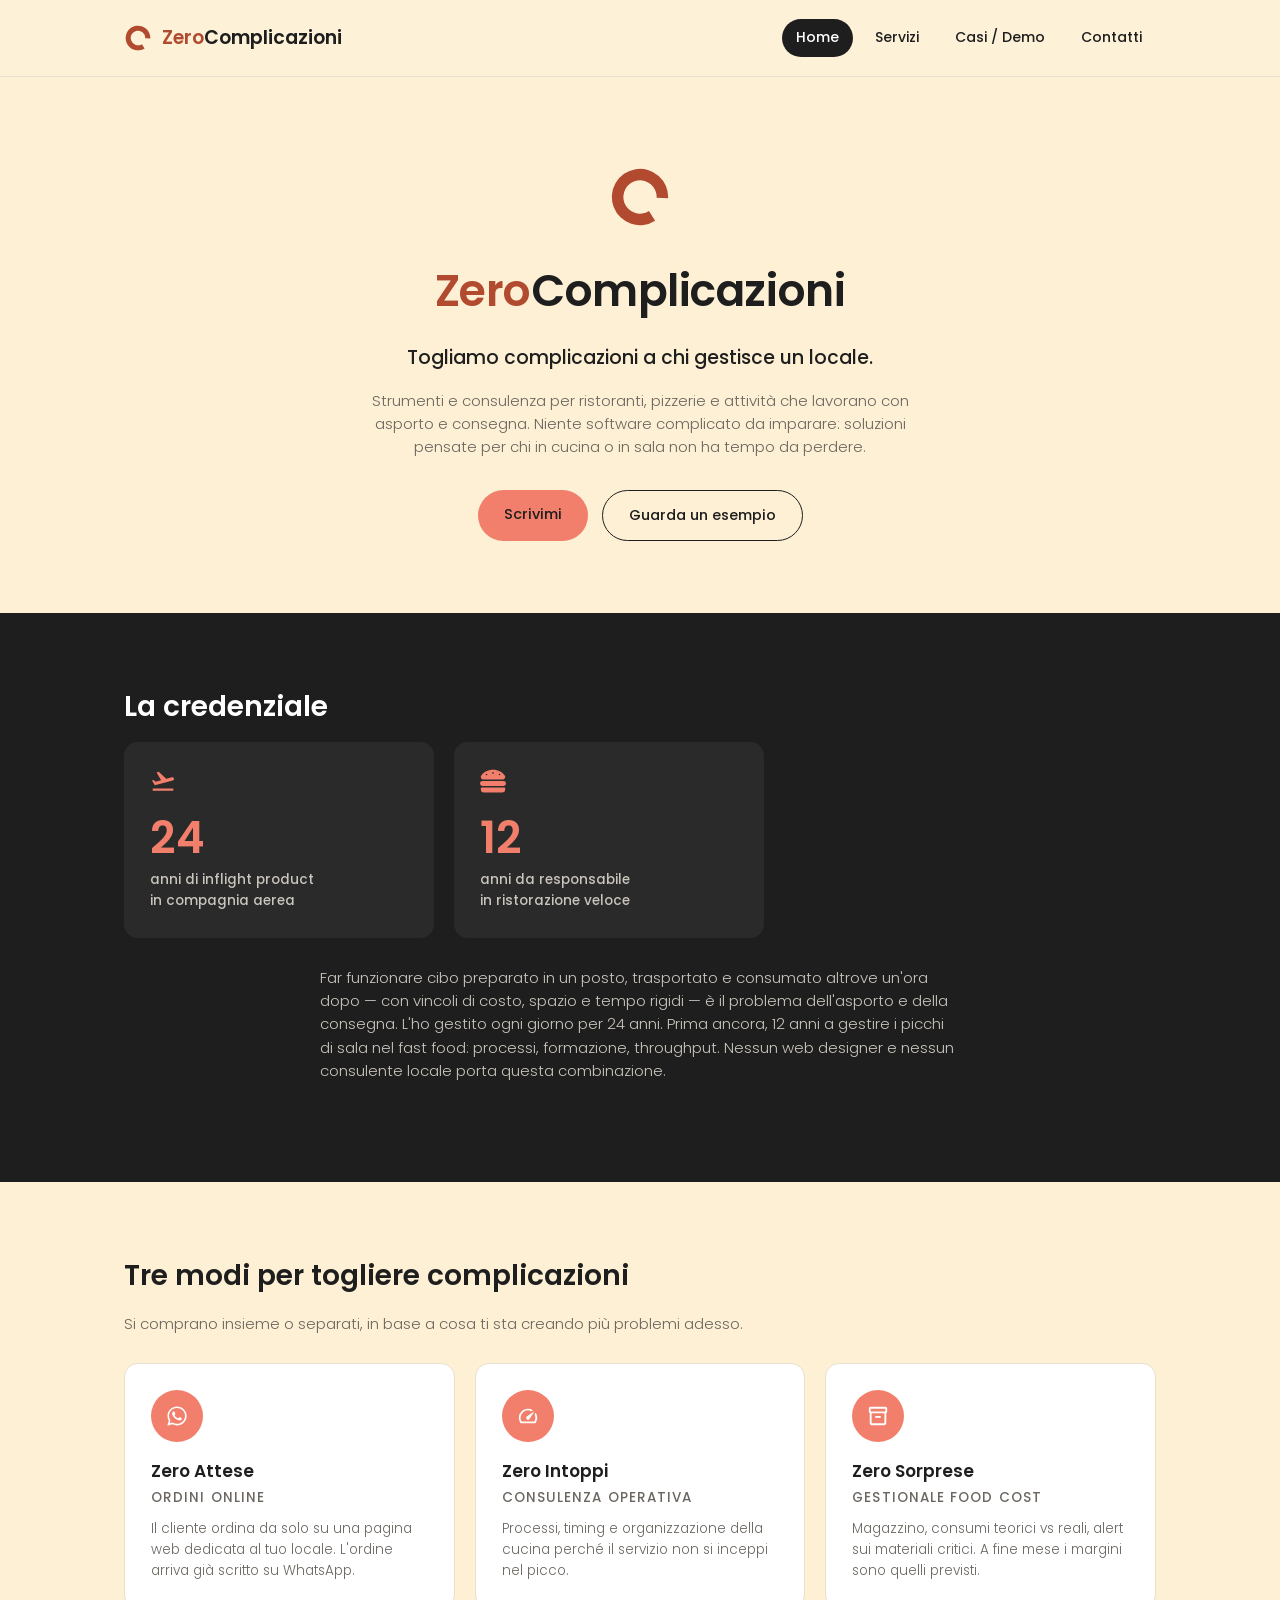
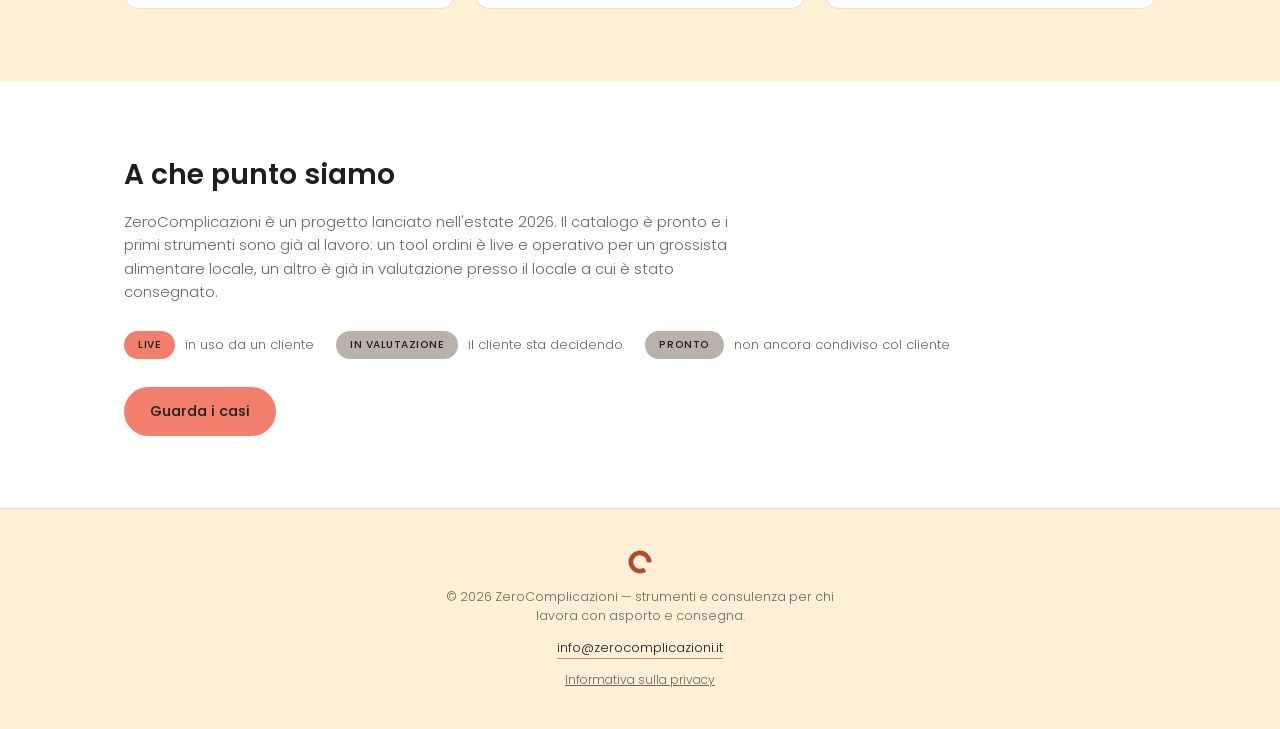
<file: index.html>
<!DOCTYPE html>
<html lang="it">
<head>
<meta charset="UTF-8">
<meta name="viewport" content="width=device-width, initial-scale=1.0">
<title>ZeroComplicazioni — strumenti e consulenza per asporto e consegna</title>
<meta name="description" content="Togliamo complicazioni a chi gestisce un locale. Ordini online, consulenza operativa e food cost per ristoranti, pizzerie e attività con asporto e consegna.">
<link rel="canonical" href="https://zerocomplicazioni.it/">
<link rel="icon" href="favicon.ico" sizes="any">
<link rel="stylesheet" href="style.css">
</head>
<body>

<header class="site-header">
  <div class="wrap header-inner">
    <a href="index.html" class="wordmark" aria-label="ZeroComplicazioni, home">
      <span class="mark"><svg viewBox="0 0 100 100" xmlns="http://www.w3.org/2000/svg" role="img" aria-label="ZeroComplicazioni"><path d="M 73.641 87.109 A 44 44 0 1 1 93.958 51.919 L 75.975 51.134 A 26 26 0 1 0 63.970 71.928 Z" fill="currentColor"/></svg></span>
      <span class="word"><span class="zero">Zero</span>Complicazioni</span>
    </a>
    <input type="checkbox" id="nav-toggle" class="nav-toggle">
    <label for="nav-toggle" class="nav-burger" aria-label="Apri il menu">
      <span></span><span></span><span></span>
    </label>
    <nav class="site-nav">
      <a href="index.html" class="active">Home</a>
      <a href="servizi.html">Servizi</a>
      <a href="casi.html">Casi / Demo</a>
      <a href="contatti.html">Contatti</a>
    </nav>
  </div>
</header>
<main>

  <section class="hero">
    <div class="wrap hero-inner">
      <div class="hero-mark"><svg viewBox="0 0 100 100" xmlns="http://www.w3.org/2000/svg" role="img" aria-label="ZeroComplicazioni"><path d="M 73.641 87.109 A 44 44 0 1 1 93.958 51.919 L 75.975 51.134 A 26 26 0 1 0 63.970 71.928 Z" fill="currentColor"/></svg></div>
      <h1><span class="zero">Zero</span>Complicazioni</h1>
      <p class="claim">Togliamo complicazioni a chi gestisce un locale.</p>
      <p class="lead">Strumenti e consulenza per ristoranti, pizzerie e attività che lavorano con asporto e consegna. Niente software complicato da imparare: soluzioni pensate per chi in cucina o in sala non ha tempo da perdere.</p>
      <div class="cta-row">
        <a class="btn btn-primary" href="mailto:info@zerocomplicazioni.it">Scrivimi</a>
        <a class="btn btn-ghost" href="casi.html">Guarda un esempio</a>
      </div>
    </div>
  </section>

  <section class="section section-dark">
    <div class="wrap">
      <h2 class="section-title section-title-dark">La credenziale</h2>
      <div class="stat-grid">
        <div class="stat-card">
          <svg class="stat-icon" stroke="currentColor" fill="currentColor" stroke-width="0" viewBox="0 0 24 24"   height="512" width="512" xmlns="http://www.w3.org/2000/svg"><path fill="none" d="M0 0h24v24H0V0z"></path><path d="M2.5 19h19v2h-19v-2zm19.57-9.36c-.21-.8-1.04-1.28-1.84-1.06L14.92 10l-6.9-6.43-1.93.51 4.14 7.17-4.97 1.33-1.97-1.54-1.45.39 2.59 4.49L21 11.49c.81-.23 1.28-1.05 1.07-1.85z"></path></svg>
          <div class="stat-num">24</div>
          <p class="stat-label">anni di inflight product<br>in compagnia aerea</p>
        </div>
        <div class="stat-card">
          <svg class="stat-icon" stroke="currentColor" fill="currentColor" stroke-width="0" viewBox="0 0 512 512"   height="512" width="512" xmlns="http://www.w3.org/2000/svg"><path d="M464 256H48a48 48 0 0 0 0 96h416a48 48 0 0 0 0-96zm16 128H32a16 16 0 0 0-16 16v16a64 64 0 0 0 64 64h352a64 64 0 0 0 64-64v-16a16 16 0 0 0-16-16zM58.64 224h394.72c34.57 0 54.62-43.9 34.82-75.88C448 83.2 359.55 32.1 256 32c-103.54.1-192 51.2-232.18 116.11C4 180.09 24.07 224 58.64 224zM384 112a16 16 0 1 1-16 16 16 16 0 0 1 16-16zM256 80a16 16 0 1 1-16 16 16 16 0 0 1 16-16zm-128 32a16 16 0 1 1-16 16 16 16 0 0 1 16-16z"></path></svg>
          <div class="stat-num">12</div>
          <p class="stat-label">anni da responsabile<br>in ristorazione veloce</p>
        </div>
      </div>
      <p class="section-body section-body-dark">Far funzionare cibo preparato in un posto, trasportato e consumato altrove un'ora dopo — con vincoli di costo, spazio e tempo rigidi — è il problema dell'asporto e della consegna. L'ho gestito ogni giorno per 24 anni. Prima ancora, 12 anni a gestire i picchi di sala nel fast food: processi, formazione, throughput. Nessun web designer e nessun consulente locale porta questa combinazione.</p>
    </div>
  </section>

  <section class="section section-cream">
    <div class="wrap">
      <h2 class="section-title">Tre modi per togliere complicazioni</h2>
      <p class="section-body">Si comprano insieme o separati, in base a cosa ti sta creando più problemi adesso.</p>
      <div class="card-grid">
        <a class="service-card" href="servizi.html#zero-attese">
          <span class="badge-icon"><svg class="icon" stroke="currentColor" fill="currentColor" stroke-width="0" viewBox="0 0 448 512"   height="512" width="512" xmlns="http://www.w3.org/2000/svg"><path d="M380.9 97.1C339 55.1 283.2 32 223.9 32c-122.4 0-222 99.6-222 222 0 39.1 10.2 77.3 29.6 111L0 480l117.7-30.9c32.4 17.7 68.9 27 106.1 27h.1c122.3 0 224.1-99.6 224.1-222 0-59.3-25.2-115-67.1-157zm-157 341.6c-33.2 0-65.7-8.9-94-25.7l-6.7-4-69.8 18.3L72 359.2l-4.4-7c-18.5-29.4-28.2-63.3-28.2-98.2 0-101.7 82.8-184.5 184.6-184.5 49.3 0 95.6 19.2 130.4 54.1 34.8 34.9 56.2 81.2 56.1 130.5 0 101.8-84.9 184.6-186.6 184.6zm101.2-138.2c-5.5-2.8-32.8-16.2-37.9-18-5.1-1.9-8.8-2.8-12.5 2.8-3.7 5.6-14.3 18-17.6 21.8-3.2 3.7-6.5 4.2-12 1.4-32.6-16.3-54-29.1-75.5-66-5.7-9.8 5.7-9.1 16.3-30.3 1.8-3.7.9-6.9-.5-9.7-1.4-2.8-12.5-30.1-17.1-41.2-4.5-10.8-9.1-9.3-12.5-9.5-3.2-.2-6.9-.2-10.6-.2-3.7 0-9.7 1.4-14.8 6.9-5.1 5.6-19.4 19-19.4 46.3 0 27.3 19.9 53.7 22.6 57.4 2.8 3.7 39.1 59.7 94.8 83.8 35.2 15.2 49 16.5 66.6 13.9 10.7-1.6 32.8-13.4 37.4-26.4 4.6-13 4.6-24.1 3.2-26.4-1.3-2.5-5-3.9-10.5-6.6z"></path></svg></span>
          <h3>Zero Attese</h3>
          <p class="eyebrow">Ordini online</p>
          <p>Il cliente ordina da solo su una pagina web dedicata al tuo locale. L'ordine arriva già scritto su WhatsApp.</p>
        </a>
        <a class="service-card" href="servizi.html#zero-intoppi">
          <span class="badge-icon"><svg class="icon" stroke="currentColor" fill="currentColor" stroke-width="0" viewBox="0 0 24 24"   height="512" width="512" xmlns="http://www.w3.org/2000/svg"><path fill="none" d="M0 0h24v24H0z"></path><path d="m20.38 8.57-1.23 1.85a8 8 0 0 1-.22 7.58H5.07A8 8 0 0 1 15.58 6.85l1.85-1.23A10 10 0 0 0 3.35 19a2 2 0 0 0 1.72 1h13.85a2 2 0 0 0 1.74-1 10 10 0 0 0-.27-10.44z"></path><path d="M10.59 15.41a2 2 0 0 0 2.83 0l5.66-8.49-8.49 5.66a2 2 0 0 0 0 2.83z"></path></svg></span>
          <h3>Zero Intoppi</h3>
          <p class="eyebrow">Consulenza operativa</p>
          <p>Processi, timing e organizzazione della cucina perché il servizio non si inceppi nel picco.</p>
        </a>
        <a class="service-card" href="servizi.html#zero-sorprese">
          <span class="badge-icon"><svg class="icon" stroke="currentColor" fill="currentColor" stroke-width="0" viewBox="0 0 24 24"   height="512" width="512" xmlns="http://www.w3.org/2000/svg"><path fill="none" d="M0 0h24v24H0z"></path><path d="M20 2H4c-1 0-2 .9-2 2v3.01c0 .72.43 1.34 1 1.69V20c0 1.1 1.1 2 2 2h14c.9 0 2-.9 2-2V8.7c.57-.35 1-.97 1-1.69V4c0-1.1-1-2-2-2zm-1 18H5V9h14v11zm1-13H4V4h16v3z"></path><path d="M9 12h6v2H9z"></path></svg></span>
          <h3>Zero Sorprese</h3>
          <p class="eyebrow">Gestionale food cost</p>
          <p>Magazzino, consumi teorici vs reali, alert sui materiali critici. A fine mese i margini sono quelli previsti.</p>
        </a>
      </div>
    </div>
  </section>

  <section class="section">
    <div class="wrap">
      <h2 class="section-title">A che punto siamo</h2>
      <p class="section-body">ZeroComplicazioni è un progetto lanciato nell'estate 2026. Il catalogo è pronto e i primi strumenti sono già al lavoro: un tool ordini è live e operativo per un grossista alimentare locale, un altro è già in valutazione presso il locale a cui è stato consegnato.</p>
      <div class="legend-row">
        <span class="legend-item"><span class="status-badge status-live">LIVE</span><span class="legend-text">in uso da un cliente</span></span>
        <span class="legend-item"><span class="status-badge status-neutral">IN VALUTAZIONE</span><span class="legend-text">il cliente sta decidendo</span></span>
        <span class="legend-item"><span class="status-badge status-neutral">PRONTO</span><span class="legend-text">non ancora condiviso col cliente</span></span>
      </div>
      <a class="btn btn-primary" href="casi.html">Guarda i casi</a>
    </div>
  </section>

</main>

<footer class="site-footer">
  <div class="wrap footer-inner">
    <div class="footer-mark"><svg viewBox="0 0 100 100" xmlns="http://www.w3.org/2000/svg" role="img" aria-label="ZeroComplicazioni"><path d="M 73.641 87.109 A 44 44 0 1 1 93.958 51.919 L 75.975 51.134 A 26 26 0 1 0 63.970 71.928 Z" fill="currentColor"/></svg></div>
    <p class="footer-text">© 2026 ZeroComplicazioni — strumenti e consulenza per chi lavora con asporto e consegna.</p>
    <a class="footer-email" href="mailto:info@zerocomplicazioni.it">info@zerocomplicazioni.it</a>
    <a class="footer-link" href="privacy.html">Informativa sulla privacy</a>
  </div>
</footer>
</body>
</html>
</file>
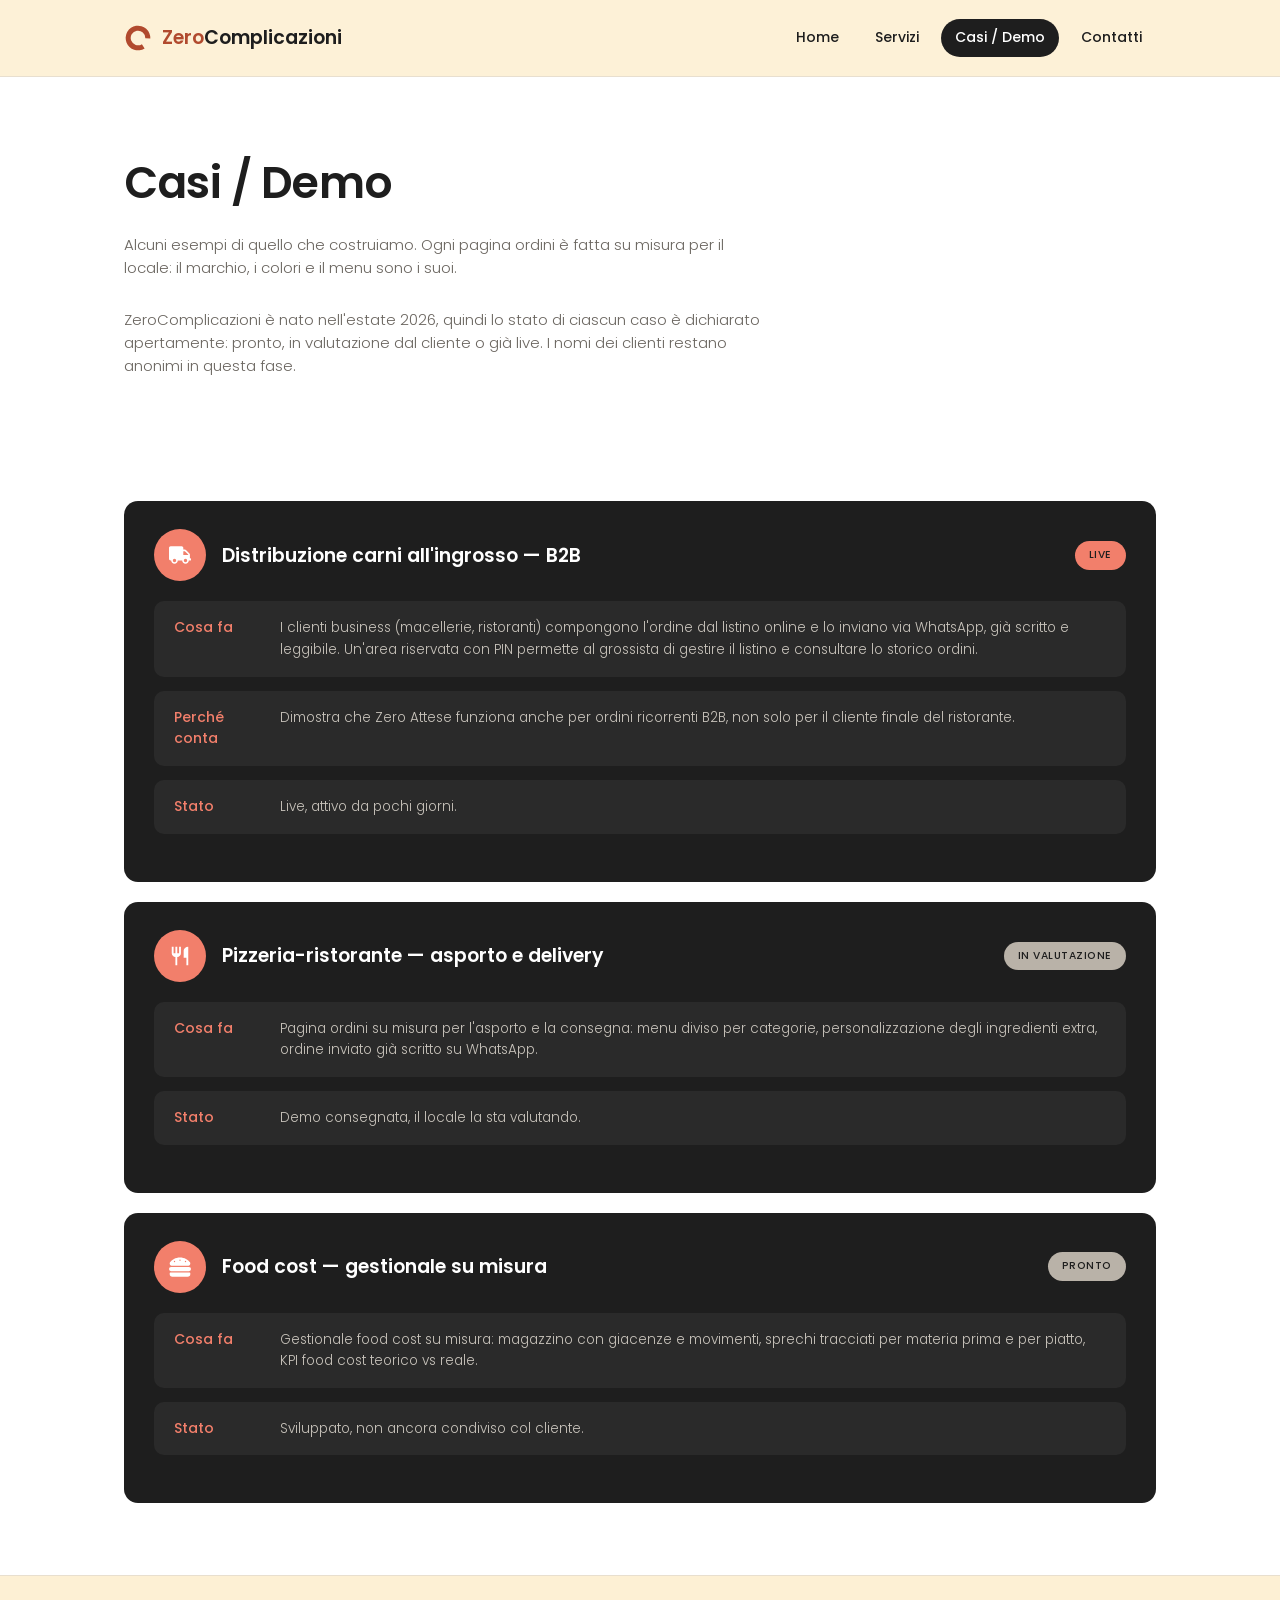
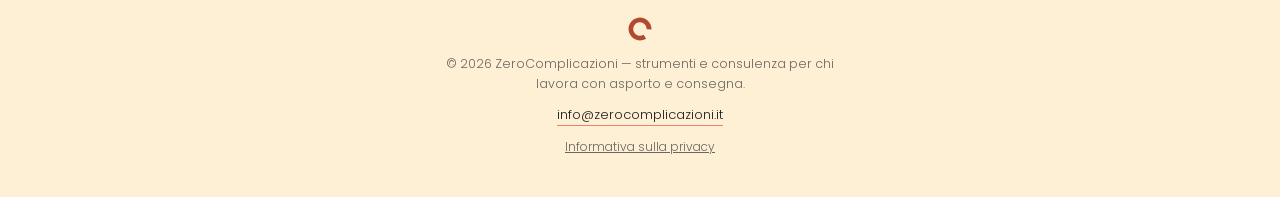
<file: casi.html>
<!DOCTYPE html>
<html lang="it">
<head>
<meta charset="UTF-8">
<meta name="viewport" content="width=device-width, initial-scale=1.0">
<title>Casi / Demo — ZeroComplicazioni</title>
<meta name="description" content="Alcuni esempi di quello che costruiamo: ordini online, food cost. Stato dichiarato apertamente — live, demo o in test.">
<link rel="canonical" href="https://zerocomplicazioni.it/casi.html">
<link rel="icon" href="favicon.ico" sizes="any">
<link rel="stylesheet" href="style.css">
</head>
<body>

<header class="site-header">
  <div class="wrap header-inner">
    <a href="index.html" class="wordmark" aria-label="ZeroComplicazioni, home">
      <span class="mark"><svg viewBox="0 0 100 100" xmlns="http://www.w3.org/2000/svg" role="img" aria-label="ZeroComplicazioni"><path d="M 73.641 87.109 A 44 44 0 1 1 93.958 51.919 L 75.975 51.134 A 26 26 0 1 0 63.970 71.928 Z" fill="currentColor"/></svg></span>
      <span class="word"><span class="zero">Zero</span>Complicazioni</span>
    </a>
    <input type="checkbox" id="nav-toggle" class="nav-toggle">
    <label for="nav-toggle" class="nav-burger" aria-label="Apri il menu">
      <span></span><span></span><span></span>
    </label>
    <nav class="site-nav">
      <a href="index.html">Home</a>
      <a href="servizi.html">Servizi</a>
      <a href="casi.html" class="active">Casi / Demo</a>
      <a href="contatti.html">Contatti</a>
    </nav>
  </div>
</header>
<main>

  <section class="section page-head">
    <div class="wrap">
      <h1>Casi / Demo</h1>
      <p class="section-body">Alcuni esempi di quello che costruiamo. Ogni pagina ordini è fatta su misura per il locale: il marchio, i colori e il menu sono i suoi.</p>
      <p class="section-body">ZeroComplicazioni è nato nell'estate 2026, quindi lo stato di ciascun caso è dichiarato apertamente: pronto, in valutazione dal cliente o già live. I nomi dei clienti restano anonimi in questa fase.</p>
    </div>
  </section>

  <section class="section">
    <div class="wrap case-grid">
      
      <article class="case-card">
        <div class="case-card-head">
          <span class="badge-icon"><svg class="icon" stroke="currentColor" fill="currentColor" stroke-width="0" viewBox="0 0 640 512"   height="512" width="512" xmlns="http://www.w3.org/2000/svg"><path d="M624 352h-16V243.9c0-12.7-5.1-24.9-14.1-33.9L494 110.1c-9-9-21.2-14.1-33.9-14.1H416V48c0-26.5-21.5-48-48-48H48C21.5 0 0 21.5 0 48v320c0 26.5 21.5 48 48 48h16c0 53 43 96 96 96s96-43 96-96h128c0 53 43 96 96 96s96-43 96-96h48c8.8 0 16-7.2 16-16v-32c0-8.8-7.2-16-16-16zM160 464c-26.5 0-48-21.5-48-48s21.5-48 48-48 48 21.5 48 48-21.5 48-48 48zm320 0c-26.5 0-48-21.5-48-48s21.5-48 48-48 48 21.5 48 48-21.5 48-48 48zm80-208H416V144h44.1l99.9 99.9V256z"></path></svg></span>
          <h3>Distribuzione carni all'ingrosso — B2B</h3>
          <span class="status-badge status-live">LIVE</span>
        </div>
        <div class="detail-rows">
          <div class="detail-row detail-row-plain"><p class="detail-label">Cosa fa</p><p class="detail-text">I clienti business (macellerie, ristoranti) compongono l'ordine dal listino online e lo inviano via WhatsApp, già scritto e leggibile. Un'area riservata con PIN permette al grossista di gestire il listino e consultare lo storico ordini.</p></div><div class="detail-row detail-row-plain"><p class="detail-label">Perché conta</p><p class="detail-text">Dimostra che Zero Attese funziona anche per ordini ricorrenti B2B, non solo per il cliente finale del ristorante.</p></div><div class="detail-row detail-row-plain"><p class="detail-label">Stato</p><p class="detail-text">Live, attivo da pochi giorni.</p></div>
        </div>
      </article>
      
      <article class="case-card">
        <div class="case-card-head">
          <span class="badge-icon"><svg class="icon" stroke="currentColor" fill="currentColor" stroke-width="0" viewBox="0 0 24 24"   height="512" width="512" xmlns="http://www.w3.org/2000/svg"><path fill="none" d="M0 0h24v24H0V0z"></path><path d="M16 6v8h3v8h2V2c-2.76 0-5 2.24-5 4zm-5 3H9V2H7v7H5V2H3v7c0 2.21 1.79 4 4 4v9h2v-9c2.21 0 4-1.79 4-4V2h-2v7z"></path></svg></span>
          <h3>Pizzeria-ristorante — asporto e delivery</h3>
          <span class="status-badge status-neutral">IN VALUTAZIONE</span>
        </div>
        <div class="detail-rows">
          <div class="detail-row detail-row-plain"><p class="detail-label">Cosa fa</p><p class="detail-text">Pagina ordini su misura per l'asporto e la consegna: menu diviso per categorie, personalizzazione degli ingredienti extra, ordine inviato già scritto su WhatsApp.</p></div><div class="detail-row detail-row-plain"><p class="detail-label">Stato</p><p class="detail-text">Demo consegnata, il locale la sta valutando.</p></div>
        </div>
      </article>
      
      <article class="case-card">
        <div class="case-card-head">
          <span class="badge-icon"><svg class="icon" stroke="currentColor" fill="currentColor" stroke-width="0" viewBox="0 0 512 512"   height="512" width="512" xmlns="http://www.w3.org/2000/svg"><path d="M464 256H48a48 48 0 0 0 0 96h416a48 48 0 0 0 0-96zm16 128H32a16 16 0 0 0-16 16v16a64 64 0 0 0 64 64h352a64 64 0 0 0 64-64v-16a16 16 0 0 0-16-16zM58.64 224h394.72c34.57 0 54.62-43.9 34.82-75.88C448 83.2 359.55 32.1 256 32c-103.54.1-192 51.2-232.18 116.11C4 180.09 24.07 224 58.64 224zM384 112a16 16 0 1 1-16 16 16 16 0 0 1 16-16zM256 80a16 16 0 1 1-16 16 16 16 0 0 1 16-16zm-128 32a16 16 0 1 1-16 16 16 16 0 0 1 16-16z"></path></svg></span>
          <h3>Food cost — gestionale su misura</h3>
          <span class="status-badge status-neutral">PRONTO</span>
        </div>
        <div class="detail-rows">
          <div class="detail-row detail-row-plain"><p class="detail-label">Cosa fa</p><p class="detail-text">Gestionale food cost su misura: magazzino con giacenze e movimenti, sprechi tracciati per materia prima e per piatto, KPI food cost teorico vs reale.</p></div><div class="detail-row detail-row-plain"><p class="detail-label">Stato</p><p class="detail-text">Sviluppato, non ancora condiviso col cliente.</p></div>
        </div>
      </article>
    </div>
  </section>

</main>

<footer class="site-footer">
  <div class="wrap footer-inner">
    <div class="footer-mark"><svg viewBox="0 0 100 100" xmlns="http://www.w3.org/2000/svg" role="img" aria-label="ZeroComplicazioni"><path d="M 73.641 87.109 A 44 44 0 1 1 93.958 51.919 L 75.975 51.134 A 26 26 0 1 0 63.970 71.928 Z" fill="currentColor"/></svg></div>
    <p class="footer-text">© 2026 ZeroComplicazioni — strumenti e consulenza per chi lavora con asporto e consegna.</p>
    <a class="footer-email" href="mailto:info@zerocomplicazioni.it">info@zerocomplicazioni.it</a>
    <a class="footer-link" href="privacy.html">Informativa sulla privacy</a>
  </div>
</footer>
</body>
</html>
</file>
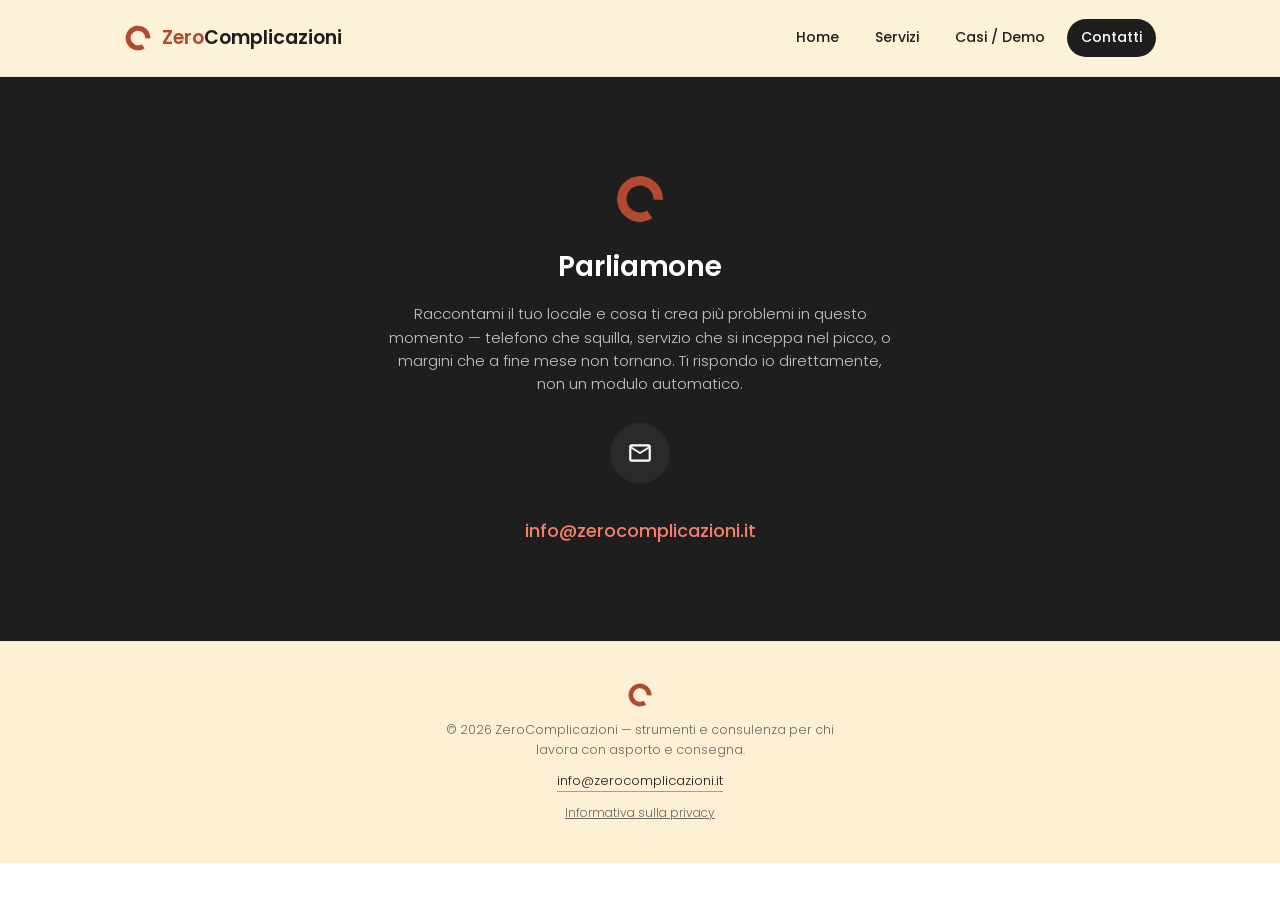
<file: contatti.html>
<!DOCTYPE html>
<html lang="it">
<head>
<meta charset="UTF-8">
<meta name="viewport" content="width=device-width, initial-scale=1.0">
<title>Contatti — ZeroComplicazioni</title>
<meta name="description" content="Raccontami il tuo locale e cosa ti crea più problemi in questo momento. Scrivimi a info@zerocomplicazioni.it.">
<link rel="canonical" href="https://zerocomplicazioni.it/contatti.html">
<link rel="icon" href="favicon.ico" sizes="any">
<link rel="stylesheet" href="style.css">
</head>
<body>

<header class="site-header">
  <div class="wrap header-inner">
    <a href="index.html" class="wordmark" aria-label="ZeroComplicazioni, home">
      <span class="mark"><svg viewBox="0 0 100 100" xmlns="http://www.w3.org/2000/svg" role="img" aria-label="ZeroComplicazioni"><path d="M 73.641 87.109 A 44 44 0 1 1 93.958 51.919 L 75.975 51.134 A 26 26 0 1 0 63.970 71.928 Z" fill="currentColor"/></svg></span>
      <span class="word"><span class="zero">Zero</span>Complicazioni</span>
    </a>
    <input type="checkbox" id="nav-toggle" class="nav-toggle">
    <label for="nav-toggle" class="nav-burger" aria-label="Apri il menu">
      <span></span><span></span><span></span>
    </label>
    <nav class="site-nav">
      <a href="index.html">Home</a>
      <a href="servizi.html">Servizi</a>
      <a href="casi.html">Casi / Demo</a>
      <a href="contatti.html" class="active">Contatti</a>
    </nav>
  </div>
</header>
<main>

  <section class="section section-dark contatti-hero">
    <div class="wrap contatti-inner">
      <div class="hero-mark hero-mark-sm"><svg viewBox="0 0 100 100" xmlns="http://www.w3.org/2000/svg" role="img" aria-label="ZeroComplicazioni"><path d="M 73.641 87.109 A 44 44 0 1 1 93.958 51.919 L 75.975 51.134 A 26 26 0 1 0 63.970 71.928 Z" fill="currentColor"/></svg></div>
      <h1 class="section-title-dark">Parliamone</h1>
      <p class="section-body section-body-dark">Raccontami il tuo locale e cosa ti crea più problemi in questo momento — telefono che squilla, servizio che si inceppa nel picco, o margini che a fine mese non tornano. Ti rispondo io direttamente, non un modulo automatico.</p>
      <span class="badge-icon badge-icon-lg"><svg class="icon" stroke="currentColor" fill="currentColor" stroke-width="0" viewBox="0 0 24 24"   height="512" width="512" xmlns="http://www.w3.org/2000/svg"><path fill="none" d="M0 0h24v24H0V0z"></path><path d="M22 6c0-1.1-.9-2-2-2H4c-1.1 0-2 .9-2 2v12c0 1.1.9 2 2 2h16c1.1 0 2-.9 2-2V6zm-2 0-8 4.99L4 6h16zm0 12H4V8l8 5 8-5v10z"></path></svg></span>
      <a class="contact-email" href="mailto:info@zerocomplicazioni.it">info@zerocomplicazioni.it</a>
    </div>
  </section>

</main>

<footer class="site-footer">
  <div class="wrap footer-inner">
    <div class="footer-mark"><svg viewBox="0 0 100 100" xmlns="http://www.w3.org/2000/svg" role="img" aria-label="ZeroComplicazioni"><path d="M 73.641 87.109 A 44 44 0 1 1 93.958 51.919 L 75.975 51.134 A 26 26 0 1 0 63.970 71.928 Z" fill="currentColor"/></svg></div>
    <p class="footer-text">© 2026 ZeroComplicazioni — strumenti e consulenza per chi lavora con asporto e consegna.</p>
    <a class="footer-email" href="mailto:info@zerocomplicazioni.it">info@zerocomplicazioni.it</a>
    <a class="footer-link" href="privacy.html">Informativa sulla privacy</a>
  </div>
</footer>
</body>
</html>
</file>
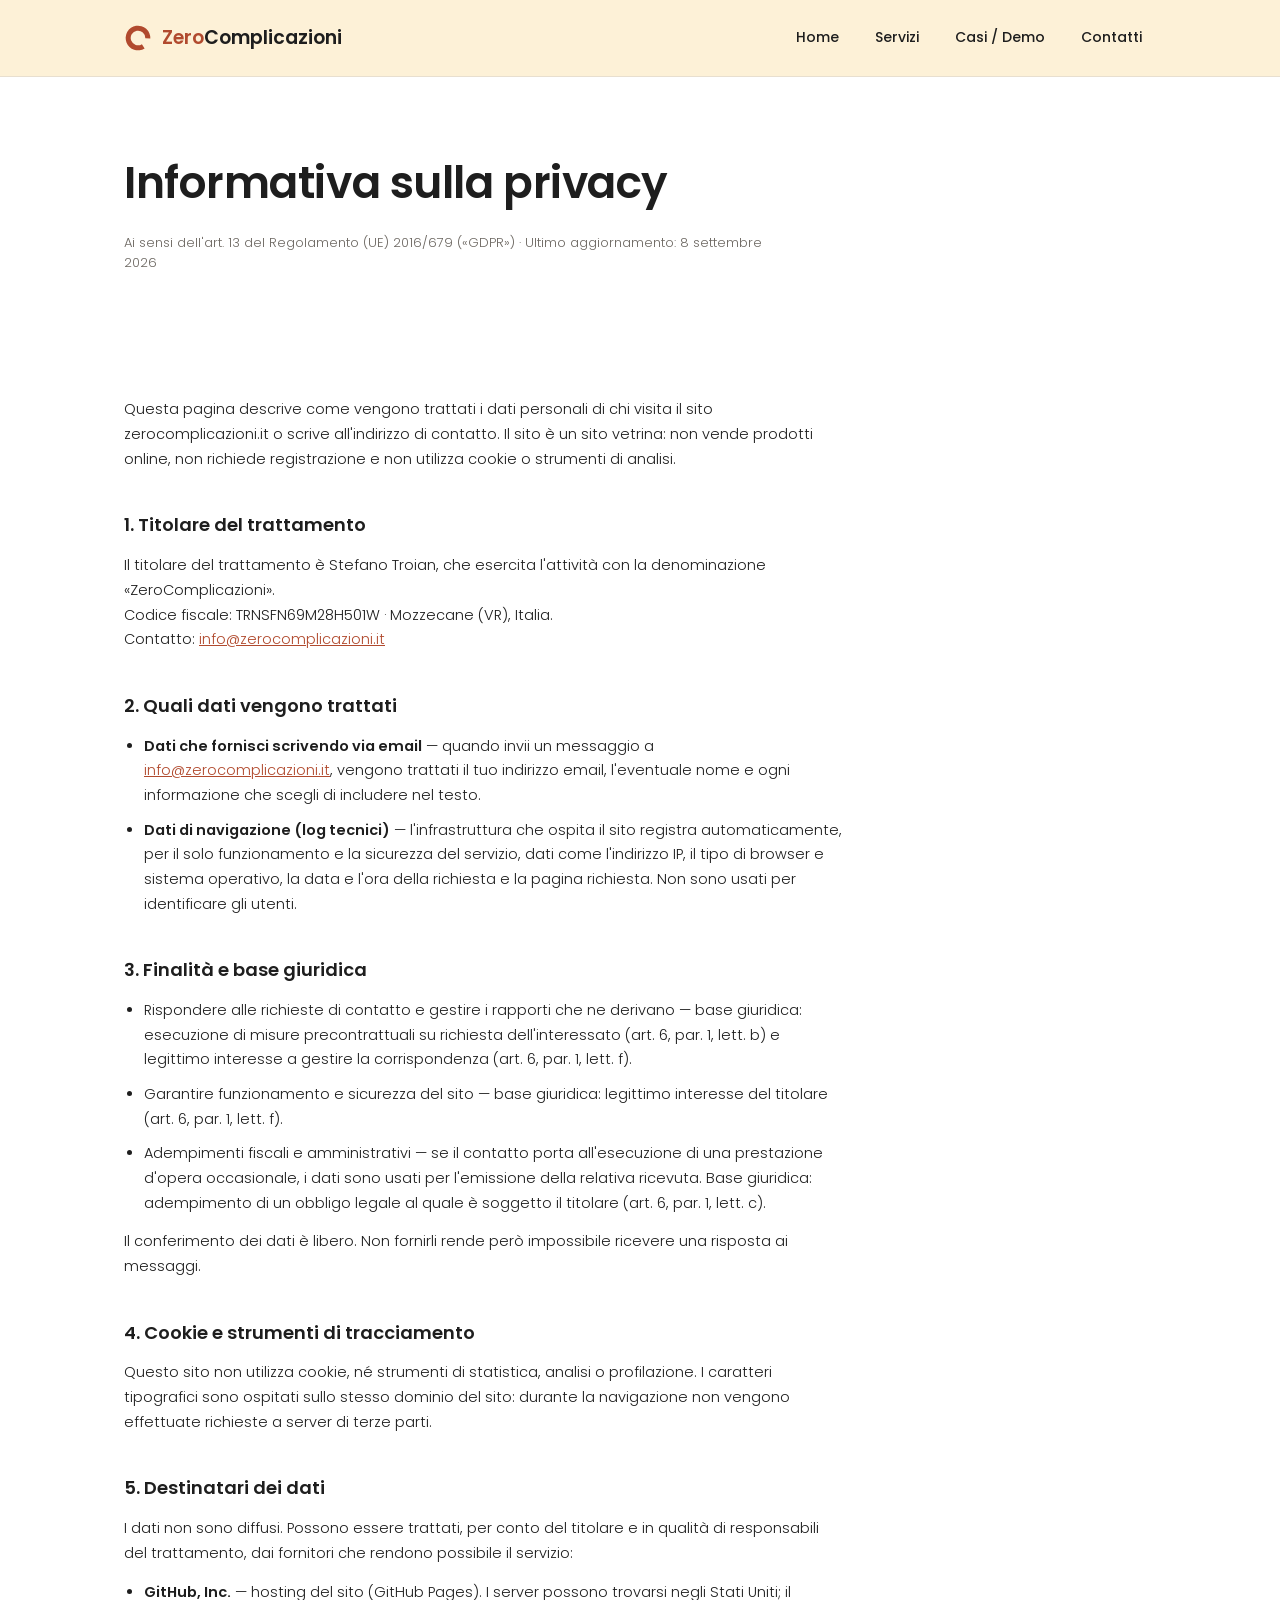
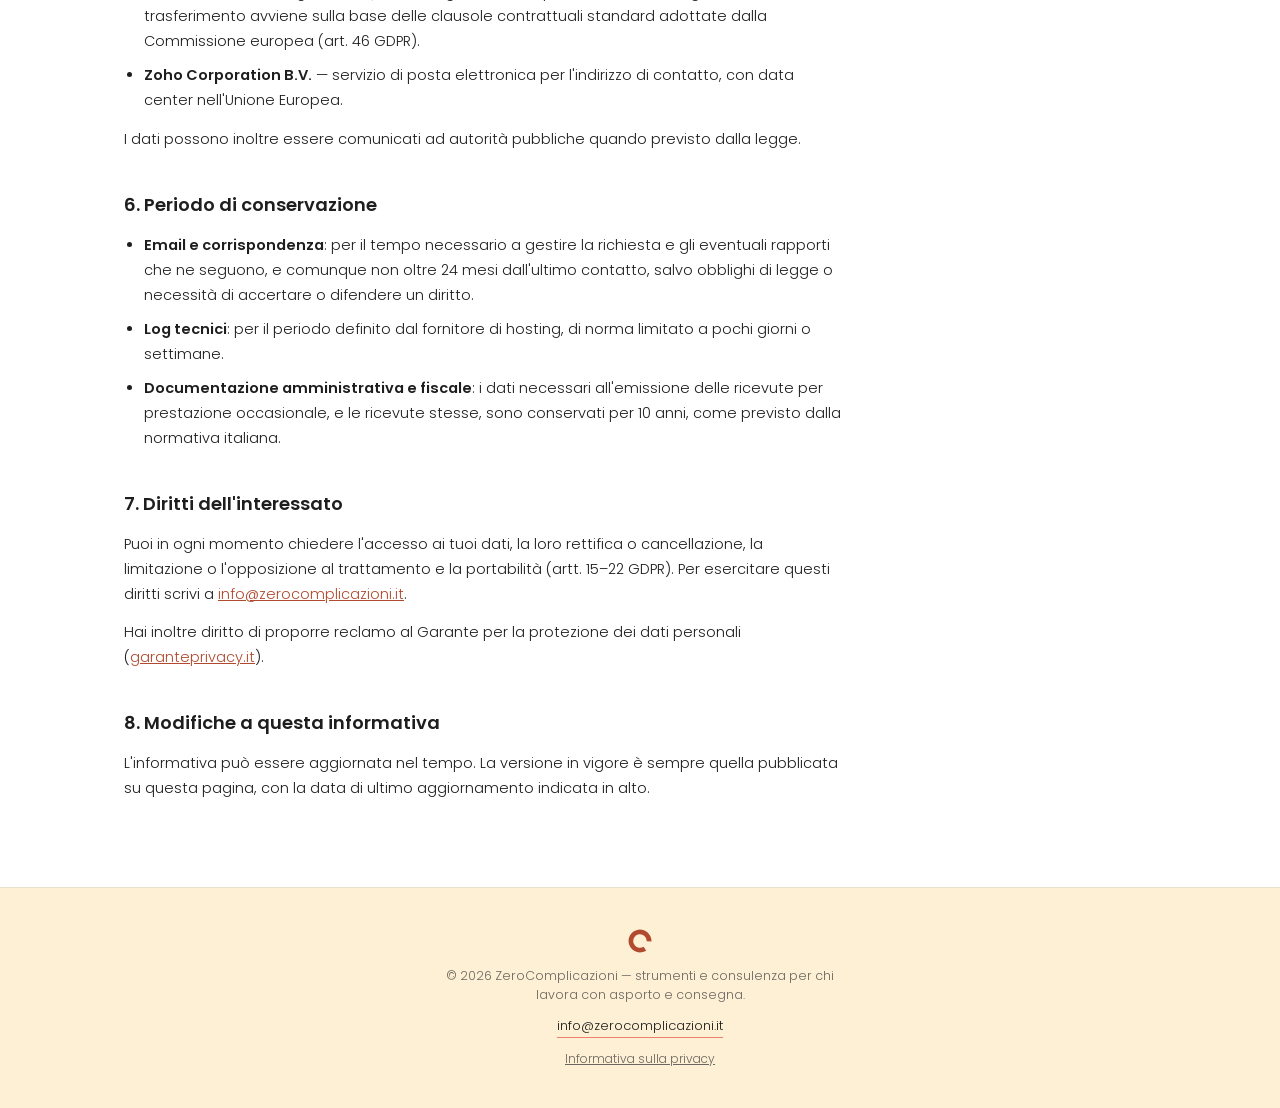
<file: privacy.html>
<!DOCTYPE html>
<html lang="it">
<head>
<meta charset="UTF-8">
<meta name="viewport" content="width=device-width, initial-scale=1.0">
<title>Informativa sulla privacy — ZeroComplicazioni</title>
<meta name="description" content="Informativa sulla privacy di ZeroComplicazioni ai sensi dell'art. 13 del GDPR.">
<meta name="robots" content="noindex">
<link rel="canonical" href="https://zerocomplicazioni.it/privacy.html">
<link rel="icon" href="favicon.ico" sizes="any">
<link rel="stylesheet" href="style.css">
</head>
<body>

<header class="site-header">
  <div class="wrap header-inner">
    <a href="index.html" class="wordmark" aria-label="ZeroComplicazioni, home">
      <span class="mark"><svg viewBox="0 0 100 100" xmlns="http://www.w3.org/2000/svg" role="img" aria-label="ZeroComplicazioni"><path d="M 73.641 87.109 A 44 44 0 1 1 93.958 51.919 L 75.975 51.134 A 26 26 0 1 0 63.970 71.928 Z" fill="currentColor"/></svg></span>
      <span class="word"><span class="zero">Zero</span>Complicazioni</span>
    </a>
    <input type="checkbox" id="nav-toggle" class="nav-toggle">
    <label for="nav-toggle" class="nav-burger" aria-label="Apri il menu">
      <span></span><span></span><span></span>
    </label>
    <nav class="site-nav">
      <a href="index.html">Home</a>
      <a href="servizi.html">Servizi</a>
      <a href="casi.html">Casi / Demo</a>
      <a href="contatti.html">Contatti</a>
    </nav>
  </div>
</header>
<main>

  <section class="section page-head">
    <div class="wrap">
      <h1>Informativa sulla privacy</h1>
      <p class="section-body legal-updated">Ai sensi dell'art. 13 del Regolamento (UE) 2016/679 («GDPR») · Ultimo aggiornamento: 8 settembre 2026</p>
    </div>
  </section>

  <section class="section">
    <div class="wrap">
      <div class="legal-content">

        <p>Questa pagina descrive come vengono trattati i dati personali di chi visita il sito zerocomplicazioni.it o scrive all'indirizzo di contatto. Il sito è un sito vetrina: non vende prodotti online, non richiede registrazione e non utilizza cookie o strumenti di analisi.</p>

        <h2>1. Titolare del trattamento</h2>
        <p>Il titolare del trattamento è Stefano Troian, che esercita l'attività con la denominazione «ZeroComplicazioni».<br>
        Codice fiscale: TRNSFN69M28H501W · Mozzecane (VR), Italia.<br>
        Contatto: <a href="mailto:info@zerocomplicazioni.it">info@zerocomplicazioni.it</a></p>

        <h2>2. Quali dati vengono trattati</h2>
        <ul>
          <li><strong>Dati che fornisci scrivendo via email</strong> — quando invii un messaggio a <a href="mailto:info@zerocomplicazioni.it">info@zerocomplicazioni.it</a>, vengono trattati il tuo indirizzo email, l'eventuale nome e ogni informazione che scegli di includere nel testo.</li>
          <li><strong>Dati di navigazione (log tecnici)</strong> — l'infrastruttura che ospita il sito registra automaticamente, per il solo funzionamento e la sicurezza del servizio, dati come l'indirizzo IP, il tipo di browser e sistema operativo, la data e l'ora della richiesta e la pagina richiesta. Non sono usati per identificare gli utenti.</li>
        </ul>

        <h2>3. Finalità e base giuridica</h2>
        <ul>
          <li>Rispondere alle richieste di contatto e gestire i rapporti che ne derivano — base giuridica: esecuzione di misure precontrattuali su richiesta dell'interessato (art. 6, par. 1, lett. b) e legittimo interesse a gestire la corrispondenza (art. 6, par. 1, lett. f).</li>
          <li>Garantire funzionamento e sicurezza del sito — base giuridica: legittimo interesse del titolare (art. 6, par. 1, lett. f).</li>
          <li>Adempimenti fiscali e amministrativi — se il contatto porta all'esecuzione di una prestazione d'opera occasionale, i dati sono usati per l'emissione della relativa ricevuta. Base giuridica: adempimento di un obbligo legale al quale è soggetto il titolare (art. 6, par. 1, lett. c).</li>
        </ul>
        <p>Il conferimento dei dati è libero. Non fornirli rende però impossibile ricevere una risposta ai messaggi.</p>

        <h2>4. Cookie e strumenti di tracciamento</h2>
        <p>Questo sito non utilizza cookie, né strumenti di statistica, analisi o profilazione. I caratteri tipografici sono ospitati sullo stesso dominio del sito: durante la navigazione non vengono effettuate richieste a server di terze parti.</p>

        <h2>5. Destinatari dei dati</h2>
        <p>I dati non sono diffusi. Possono essere trattati, per conto del titolare e in qualità di responsabili del trattamento, dai fornitori che rendono possibile il servizio:</p>
        <ul>
          <li><strong>GitHub, Inc.</strong> — hosting del sito (GitHub Pages). I server possono trovarsi negli Stati Uniti; il trasferimento avviene sulla base delle clausole contrattuali standard adottate dalla Commissione europea (art. 46 GDPR).</li>
          <li><strong>Zoho Corporation B.V.</strong> — servizio di posta elettronica per l'indirizzo di contatto, con data center nell'Unione Europea.</li>
        </ul>
        <p>I dati possono inoltre essere comunicati ad autorità pubbliche quando previsto dalla legge.</p>

        <h2>6. Periodo di conservazione</h2>
        <ul>
          <li><strong>Email e corrispondenza</strong>: per il tempo necessario a gestire la richiesta e gli eventuali rapporti che ne seguono, e comunque non oltre 24 mesi dall'ultimo contatto, salvo obblighi di legge o necessità di accertare o difendere un diritto.</li>
          <li><strong>Log tecnici</strong>: per il periodo definito dal fornitore di hosting, di norma limitato a pochi giorni o settimane.</li>
          <li><strong>Documentazione amministrativa e fiscale</strong>: i dati necessari all'emissione delle ricevute per prestazione occasionale, e le ricevute stesse, sono conservati per 10 anni, come previsto dalla normativa italiana.</li>
        </ul>

        <h2>7. Diritti dell'interessato</h2>
        <p>Puoi in ogni momento chiedere l'accesso ai tuoi dati, la loro rettifica o cancellazione, la limitazione o l'opposizione al trattamento e la portabilità (artt. 15–22 GDPR). Per esercitare questi diritti scrivi a <a href="mailto:info@zerocomplicazioni.it">info@zerocomplicazioni.it</a>.</p>
        <p>Hai inoltre diritto di proporre reclamo al Garante per la protezione dei dati personali (<a href="https://www.garanteprivacy.it/" target="_blank" rel="noopener noreferrer">garanteprivacy.it</a>).</p>

        <h2>8. Modifiche a questa informativa</h2>
        <p>L'informativa può essere aggiornata nel tempo. La versione in vigore è sempre quella pubblicata su questa pagina, con la data di ultimo aggiornamento indicata in alto.</p>

      </div>
    </div>
  </section>

</main>

<footer class="site-footer">
  <div class="wrap footer-inner">
    <div class="footer-mark"><svg viewBox="0 0 100 100" xmlns="http://www.w3.org/2000/svg" role="img" aria-label="ZeroComplicazioni"><path d="M 73.641 87.109 A 44 44 0 1 1 93.958 51.919 L 75.975 51.134 A 26 26 0 1 0 63.970 71.928 Z" fill="currentColor"/></svg></div>
    <p class="footer-text">© 2026 ZeroComplicazioni — strumenti e consulenza per chi lavora con asporto e consegna.</p>
    <a class="footer-email" href="mailto:info@zerocomplicazioni.it">info@zerocomplicazioni.it</a>
    <a class="footer-link" href="privacy.html">Informativa sulla privacy</a>
  </div>
</footer>
</body>
</html>
</file>
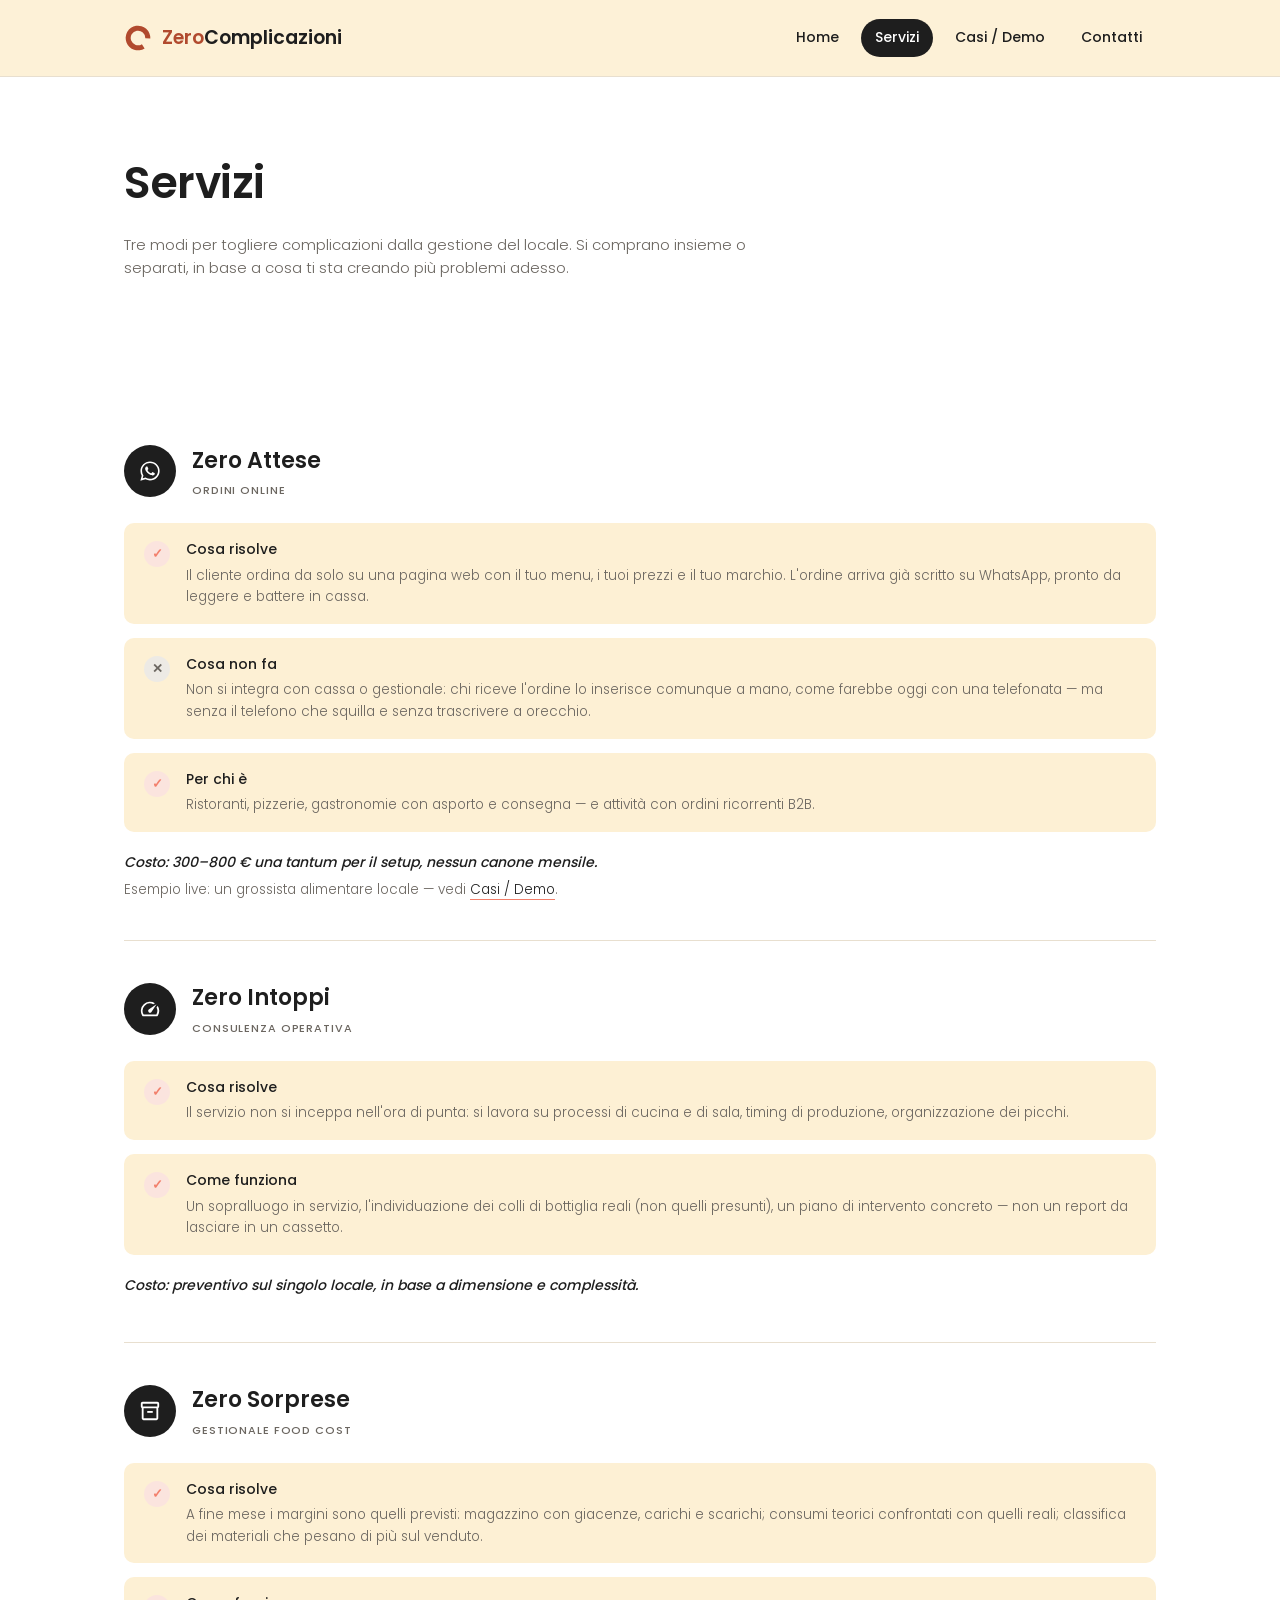
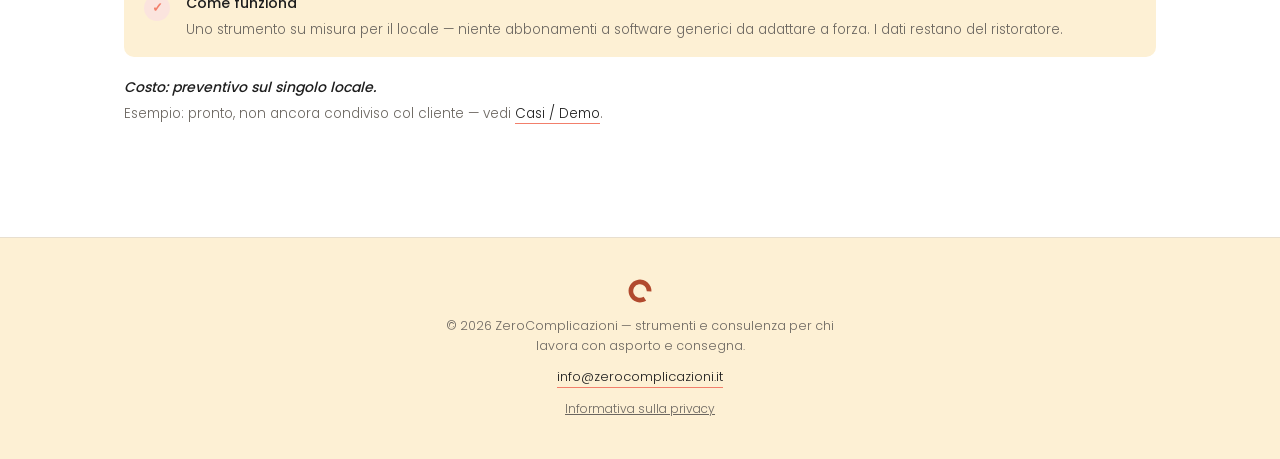
<file: servizi.html>
<!DOCTYPE html>
<html lang="it">
<head>
<meta charset="UTF-8">
<meta name="viewport" content="width=device-width, initial-scale=1.0">
<title>Servizi — ZeroComplicazioni</title>
<meta name="description" content="Zero Attese, Zero Intoppi, Zero Sorprese: tre modi per togliere complicazioni dalla gestione del locale.">
<link rel="canonical" href="https://zerocomplicazioni.it/servizi.html">
<link rel="icon" href="favicon.ico" sizes="any">
<link rel="stylesheet" href="style.css">
</head>
<body>

<header class="site-header">
  <div class="wrap header-inner">
    <a href="index.html" class="wordmark" aria-label="ZeroComplicazioni, home">
      <span class="mark"><svg viewBox="0 0 100 100" xmlns="http://www.w3.org/2000/svg" role="img" aria-label="ZeroComplicazioni"><path d="M 73.641 87.109 A 44 44 0 1 1 93.958 51.919 L 75.975 51.134 A 26 26 0 1 0 63.970 71.928 Z" fill="currentColor"/></svg></span>
      <span class="word"><span class="zero">Zero</span>Complicazioni</span>
    </a>
    <input type="checkbox" id="nav-toggle" class="nav-toggle">
    <label for="nav-toggle" class="nav-burger" aria-label="Apri il menu">
      <span></span><span></span><span></span>
    </label>
    <nav class="site-nav">
      <a href="index.html">Home</a>
      <a href="servizi.html" class="active">Servizi</a>
      <a href="casi.html">Casi / Demo</a>
      <a href="contatti.html">Contatti</a>
    </nav>
  </div>
</header>
<main>

  <section class="section page-head">
    <div class="wrap">
      <h1>Servizi</h1>
      <p class="section-body">Tre modi per togliere complicazioni dalla gestione del locale. Si comprano insieme o separati, in base a cosa ti sta creando più problemi adesso.</p>
    </div>
  </section>

  <section class="section">
    <div class="wrap">
      
    <article class="service-detail" id="zero-attese">
      <div class="service-detail-head">
        <span class="badge-icon badge-icon-dark"><svg class="icon" stroke="currentColor" fill="currentColor" stroke-width="0" viewBox="0 0 448 512"   height="512" width="512" xmlns="http://www.w3.org/2000/svg"><path d="M380.9 97.1C339 55.1 283.2 32 223.9 32c-122.4 0-222 99.6-222 222 0 39.1 10.2 77.3 29.6 111L0 480l117.7-30.9c32.4 17.7 68.9 27 106.1 27h.1c122.3 0 224.1-99.6 224.1-222 0-59.3-25.2-115-67.1-157zm-157 341.6c-33.2 0-65.7-8.9-94-25.7l-6.7-4-69.8 18.3L72 359.2l-4.4-7c-18.5-29.4-28.2-63.3-28.2-98.2 0-101.7 82.8-184.5 184.6-184.5 49.3 0 95.6 19.2 130.4 54.1 34.8 34.9 56.2 81.2 56.1 130.5 0 101.8-84.9 184.6-186.6 184.6zm101.2-138.2c-5.5-2.8-32.8-16.2-37.9-18-5.1-1.9-8.8-2.8-12.5 2.8-3.7 5.6-14.3 18-17.6 21.8-3.2 3.7-6.5 4.2-12 1.4-32.6-16.3-54-29.1-75.5-66-5.7-9.8 5.7-9.1 16.3-30.3 1.8-3.7.9-6.9-.5-9.7-1.4-2.8-12.5-30.1-17.1-41.2-4.5-10.8-9.1-9.3-12.5-9.5-3.2-.2-6.9-.2-10.6-.2-3.7 0-9.7 1.4-14.8 6.9-5.1 5.6-19.4 19-19.4 46.3 0 27.3 19.9 53.7 22.6 57.4 2.8 3.7 39.1 59.7 94.8 83.8 35.2 15.2 49 16.5 66.6 13.9 10.7-1.6 32.8-13.4 37.4-26.4 4.6-13 4.6-24.1 3.2-26.4-1.3-2.5-5-3.9-10.5-6.6z"></path></svg></span>
        <div>
          <h3>Zero Attese</h3>
          <p class="eyebrow">Ordini online</p>
        </div>
      </div>
      <div class="detail-rows">
        <div class="detail-row">
          <span class="detail-icon detail-icon-ok">✓</span>
          <div>
            <p class="detail-label">Cosa risolve</p>
            <p class="detail-text">Il cliente ordina da solo su una pagina web con il tuo menu, i tuoi prezzi e il tuo marchio. L'ordine arriva già scritto su WhatsApp, pronto da leggere e battere in cassa.</p>
          </div>
        </div>
        <div class="detail-row">
          <span class="detail-icon detail-icon-no">✕</span>
          <div>
            <p class="detail-label">Cosa non fa</p>
            <p class="detail-text">Non si integra con cassa o gestionale: chi riceve l'ordine lo inserisce comunque a mano, come farebbe oggi con una telefonata — ma senza il telefono che squilla e senza trascrivere a orecchio.</p>
          </div>
        </div>
        <div class="detail-row">
          <span class="detail-icon detail-icon-ok">✓</span>
          <div>
            <p class="detail-label">Per chi è</p>
            <p class="detail-text">Ristoranti, pizzerie, gastronomie con asporto e consegna — e attività con ordini ricorrenti B2B.</p>
          </div>
        </div>
      </div>
      <p class="service-cost">Costo: 300–800 € una tantum per il setup, nessun canone mensile.</p>
      <p class="service-example">Esempio live: un grossista alimentare locale — vedi <a href="casi.html">Casi / Demo</a>.</p>
    </article>

      
    <article class="service-detail" id="zero-intoppi">
      <div class="service-detail-head">
        <span class="badge-icon badge-icon-dark"><svg class="icon" stroke="currentColor" fill="currentColor" stroke-width="0" viewBox="0 0 24 24"   height="512" width="512" xmlns="http://www.w3.org/2000/svg"><path fill="none" d="M0 0h24v24H0z"></path><path d="m20.38 8.57-1.23 1.85a8 8 0 0 1-.22 7.58H5.07A8 8 0 0 1 15.58 6.85l1.85-1.23A10 10 0 0 0 3.35 19a2 2 0 0 0 1.72 1h13.85a2 2 0 0 0 1.74-1 10 10 0 0 0-.27-10.44z"></path><path d="M10.59 15.41a2 2 0 0 0 2.83 0l5.66-8.49-8.49 5.66a2 2 0 0 0 0 2.83z"></path></svg></span>
        <div>
          <h3>Zero Intoppi</h3>
          <p class="eyebrow">Consulenza operativa</p>
        </div>
      </div>
      <div class="detail-rows">
        <div class="detail-row">
          <span class="detail-icon detail-icon-ok">✓</span>
          <div>
            <p class="detail-label">Cosa risolve</p>
            <p class="detail-text">Il servizio non si inceppa nell'ora di punta: si lavora su processi di cucina e di sala, timing di produzione, organizzazione dei picchi.</p>
          </div>
        </div>
        <div class="detail-row">
          <span class="detail-icon detail-icon-ok">✓</span>
          <div>
            <p class="detail-label">Come funziona</p>
            <p class="detail-text">Un sopralluogo in servizio, l'individuazione dei colli di bottiglia reali (non quelli presunti), un piano di intervento concreto — non un report da lasciare in un cassetto.</p>
          </div>
        </div>
      </div>
      <p class="service-cost">Costo: preventivo sul singolo locale, in base a dimensione e complessità.</p>
      
    </article>

      
    <article class="service-detail" id="zero-sorprese">
      <div class="service-detail-head">
        <span class="badge-icon badge-icon-dark"><svg class="icon" stroke="currentColor" fill="currentColor" stroke-width="0" viewBox="0 0 24 24"   height="512" width="512" xmlns="http://www.w3.org/2000/svg"><path fill="none" d="M0 0h24v24H0z"></path><path d="M20 2H4c-1 0-2 .9-2 2v3.01c0 .72.43 1.34 1 1.69V20c0 1.1 1.1 2 2 2h14c.9 0 2-.9 2-2V8.7c.57-.35 1-.97 1-1.69V4c0-1.1-1-2-2-2zm-1 18H5V9h14v11zm1-13H4V4h16v3z"></path><path d="M9 12h6v2H9z"></path></svg></span>
        <div>
          <h3>Zero Sorprese</h3>
          <p class="eyebrow">Gestionale food cost</p>
        </div>
      </div>
      <div class="detail-rows">
        <div class="detail-row">
          <span class="detail-icon detail-icon-ok">✓</span>
          <div>
            <p class="detail-label">Cosa risolve</p>
            <p class="detail-text">A fine mese i margini sono quelli previsti: magazzino con giacenze, carichi e scarichi; consumi teorici confrontati con quelli reali; classifica dei materiali che pesano di più sul venduto.</p>
          </div>
        </div>
        <div class="detail-row">
          <span class="detail-icon detail-icon-ok">✓</span>
          <div>
            <p class="detail-label">Come funziona</p>
            <p class="detail-text">Uno strumento su misura per il locale — niente abbonamenti a software generici da adattare a forza. I dati restano del ristoratore.</p>
          </div>
        </div>
      </div>
      <p class="service-cost">Costo: preventivo sul singolo locale.</p>
      <p class="service-example">Esempio: pronto, non ancora condiviso col cliente — vedi <a href="casi.html">Casi / Demo</a>.</p>
    </article>
    </div>
  </section>

</main>

<footer class="site-footer">
  <div class="wrap footer-inner">
    <div class="footer-mark"><svg viewBox="0 0 100 100" xmlns="http://www.w3.org/2000/svg" role="img" aria-label="ZeroComplicazioni"><path d="M 73.641 87.109 A 44 44 0 1 1 93.958 51.919 L 75.975 51.134 A 26 26 0 1 0 63.970 71.928 Z" fill="currentColor"/></svg></div>
    <p class="footer-text">© 2026 ZeroComplicazioni — strumenti e consulenza per chi lavora con asporto e consegna.</p>
    <a class="footer-email" href="mailto:info@zerocomplicazioni.it">info@zerocomplicazioni.it</a>
    <a class="footer-link" href="privacy.html">Informativa sulla privacy</a>
  </div>
</footer>
</body>
</html>
</file>
<file: style.css>
/* Poppins self-hosted — niente più chiamate a fonts.googleapis.com / fonts.gstatic.com */
@font-face {
  font-family: "Poppins";
  font-style: normal;
  font-weight: 300;
  font-display: swap;
  src: url("fonts/poppins-300.woff2") format("woff2");
}
@font-face {
  font-family: "Poppins";
  font-style: normal;
  font-weight: 500;
  font-display: swap;
  src: url("fonts/poppins-500.woff2") format("woff2");
}
@font-face {
  font-family: "Poppins";
  font-style: normal;
  font-weight: 600;
  font-display: swap;
  src: url("fonts/poppins-600.woff2") format("woff2");
}

:root {
  --coral: #F27F6B;
  --terracotta: #B14A2E; /* testo corallo su sfondo chiaro (WCAG AA). Nel lockup simbolo+wordmark: mattone insieme su sfondo chiaro, corallo insieme su sfondo scuro — mai affiancati. Corallo isolato resta su bottoni/badge/superfici */
  --ink: #1E1E1E;
  --card: #2A2A2A;
  --cream: #FDF0D4;
  --white: #FFFFFF;
  --muted: #6B6660;
  --muted-dark: #C9C4BC;
  --border: #E8DFCF;
  --neutral-badge: #B9B2A8;
}

* { box-sizing: border-box; }
html { scroll-behavior: smooth; }
body {
  margin: 0;
  font-family: "Poppins", -apple-system, BlinkMacSystemFont, "Segoe UI", sans-serif;
  font-weight: 300;
  color: var(--ink);
  background: var(--white);
  line-height: 1.55;
}
a { color: inherit; }
h1, h2, h3 { font-weight: 600; margin: 0; }
p { margin: 0; }
.wrap { max-width: 1080px; margin: 0 auto; padding: 0 24px; }
.icon { width: 22px; height: 22px; display: block; }

/* ---------- Header ---------- */
.site-header {
  position: sticky; top: 0; z-index: 10;
  background: rgba(253, 240, 212, 0.92);
  backdrop-filter: blur(6px);
  border-bottom: 1px solid var(--border);
}
.header-inner { display: flex; align-items: center; justify-content: space-between; height: 76px; }
.wordmark { display: flex; align-items: center; gap: 10px; text-decoration: none; }
.wordmark .mark { width: 28px; height: 28px; color: var(--terracotta); }
.wordmark .mark svg { width: 100%; height: 100%; }
.wordmark .word { font-size: 19px; font-weight: 600; color: var(--ink); }
.wordmark .zero { color: var(--terracotta); }
.site-nav { display: flex; gap: 8px; }
.site-nav a {
  text-decoration: none; color: var(--ink); font-size: 14px; font-weight: 500;
  padding: 8px 14px; border-radius: 999px; transition: background 0.15s;
}
.site-nav a:hover { background: rgba(30,30,30,0.06); }
.site-nav a.active { background: var(--ink); color: var(--white); }
.nav-toggle { display: none; }
.nav-burger { display: none; }

@media (max-width: 720px) {
  .site-nav {
    position: absolute; top: 76px; left: 0; right: 0;
    background: var(--cream); border-bottom: 1px solid var(--border);
    flex-direction: column; padding: 8px 24px 16px;
    display: none;
  }
  .site-nav a { padding: 12px 4px; }
  .nav-burger {
    display: flex; flex-direction: column; gap: 5px; cursor: pointer;
    width: 32px; height: 32px; align-items: center; justify-content: center;
  }
  .nav-burger span { width: 22px; height: 2px; background: var(--ink); display: block; }
  .nav-toggle:checked ~ .site-nav { display: flex; }
}

/* ---------- Hero ---------- */
.hero { background: var(--cream); padding: 88px 0 72px; text-align: center; }
.hero-inner { max-width: 640px; margin: 0 auto; }
.hero-mark { width: 64px; height: 64px; margin: 0 auto 28px; color: var(--terracotta); }
.hero-mark svg { width: 100%; height: 100%; }
.hero-mark-sm { width: 52px; height: 52px; margin-bottom: 20px; }
h1 { font-size: clamp(32px, 6vw, 44px); letter-spacing: -0.01em; margin-bottom: 18px; }
.zero { color: var(--terracotta); }
.claim { font-size: 19px; font-weight: 500; margin-bottom: 16px; }
.lead { font-size: 15px; font-weight: 300; color: var(--muted); margin-bottom: 32px; }
.cta-row { display: flex; gap: 14px; justify-content: center; flex-wrap: wrap; }

.btn {
  display: inline-block; text-decoration: none; font-weight: 500; font-size: 14.5px;
  padding: 13px 26px; border-radius: 999px; transition: opacity 0.15s;
}
.btn:hover { opacity: 0.85; }
.btn-primary { background: var(--coral); color: var(--ink); }
.btn-ghost { background: transparent; color: var(--ink); border: 1.5px solid var(--ink); }

/* ---------- Sections ---------- */
.section { padding: 72px 0; }
.section-dark { background: var(--ink); color: var(--white); }
.section-cream { background: var(--cream); }
.section-title { font-size: 28px; margin-bottom: 14px; }
.section-title-dark { font-size: 28px; margin-bottom: 14px; color: var(--white); }
.section-body { font-size: 15px; color: var(--muted); max-width: 640px; margin-bottom: 28px; }
.section-body-dark { font-size: 15px; color: var(--muted-dark); max-width: 640px; margin: 0 auto 28px; }
.page-head { padding-bottom: 24px; }
.page-head h1 { margin-bottom: 16px; }

/* ---------- Stat grid (credenziale) ---------- */
.stat-grid { display: grid; grid-template-columns: repeat(2, 1fr); gap: 20px; max-width: 640px; margin-bottom: 28px; }
.stat-card { background: var(--card); border-radius: 14px; padding: 26px; }
.stat-icon { width: 26px; height: 26px; color: var(--coral); margin-bottom: 14px; }
.stat-num { font-size: 44px; font-weight: 600; color: var(--coral); line-height: 1; margin-bottom: 10px; }
.stat-label { font-size: 13.5px; color: var(--muted-dark); font-weight: 500; }
@media (max-width: 560px) { .stat-grid { grid-template-columns: 1fr; } }

/* ---------- Card grid (servizi overview) ---------- */
.card-grid { display: grid; grid-template-columns: repeat(3, 1fr); gap: 20px; }
.service-card {
  display: block; background: var(--white); border: 1px solid var(--border); border-radius: 14px;
  padding: 26px; text-decoration: none; color: var(--ink); transition: box-shadow 0.15s, transform 0.15s;
}
.service-card:hover { box-shadow: 0 8px 24px rgba(30,30,30,0.08); transform: translateY(-2px); }
.service-card h3 { font-size: 17px; margin-bottom: 4px; }
.service-card p { font-size: 13.5px; color: var(--muted); }
.service-card .eyebrow { margin-bottom: 10px; }
@media (max-width: 780px) { .card-grid { grid-template-columns: 1fr; } }

.badge-icon {
  display: inline-flex; align-items: center; justify-content: center;
  width: 52px; height: 52px; border-radius: 50%; background: var(--coral);
  color: var(--white); margin-bottom: 16px;
}
.badge-icon-dark { background: var(--ink); flex-shrink: 0; margin-bottom: 0; }
.badge-icon-lg { width: 60px; height: 60px; background: var(--card); }
.badge-icon-lg .icon { width: 26px; height: 26px; }

.eyebrow { font-size: 11px; font-weight: 500; color: var(--muted); text-transform: uppercase; letter-spacing: 0.08em; }

/* ---------- Service detail blocks ---------- */
.service-detail { padding: 40px 0; border-bottom: 1px solid var(--border); }
.service-detail:last-child { border-bottom: none; }
.service-detail-head { display: flex; align-items: center; gap: 16px; margin-bottom: 24px; }
.service-detail-head h3 { font-size: 22px; margin-bottom: 4px; }
.detail-rows { display: flex; flex-direction: column; gap: 14px; margin-bottom: 20px; }
.detail-row {
  display: flex; gap: 16px; align-items: flex-start; background: var(--cream);
  border-radius: 10px; padding: 16px 20px;
}
.detail-row-plain { background: var(--card); }
.detail-row-plain .detail-label { color: var(--coral); flex: 0 0 90px; margin-bottom: 0; }
.detail-row-plain .detail-text { color: var(--muted-dark); flex: 1; }
@media (max-width: 560px) {
  .detail-row-plain { flex-direction: column; gap: 6px; }
  .detail-row-plain .detail-label { flex: none; }
}
.detail-icon {
  flex-shrink: 0; width: 26px; height: 26px; border-radius: 50%; display: flex;
  align-items: center; justify-content: center; font-size: 13px; font-weight: 600; margin-top: 2px;
}
.detail-icon-ok { background: #FBE4DE; color: var(--coral); }
.detail-icon-no { background: #EDEAE5; color: var(--muted); }
.detail-label { font-size: 14px; font-weight: 500; margin-bottom: 4px; }
.detail-text { font-size: 13.5px; color: var(--muted); line-height: 1.6; }
.service-cost { font-size: 14px; font-style: italic; font-weight: 500; color: var(--ink); margin-bottom: 6px; }
.service-example { font-size: 13.5px; color: var(--muted); }
.service-example a { color: var(--ink); border-bottom: 1.5px solid var(--coral); text-decoration: none; }

/* ---------- Status badges ---------- */
.status-badge {
  display: inline-block; font-size: 10.5px; font-weight: 500; letter-spacing: 0.05em;
  padding: 6px 14px; border-radius: 999px; color: var(--ink); flex-shrink: 0;
}
.status-live { background: var(--coral); }
.status-neutral { background: var(--neutral-badge); }
.legend-row { display: flex; align-items: center; gap: 22px; flex-wrap: wrap; margin-bottom: 28px; }
.legend-item { display: inline-flex; align-items: center; gap: 10px; }
.legend-text { font-size: 13px; color: var(--muted); }

/* ---------- Case grid ---------- */
.case-grid { display: flex; flex-direction: column; gap: 20px; }
.case-card { background: var(--ink); border-radius: 14px; padding: 28px 30px; color: var(--white); }
.case-card-head { display: flex; align-items: center; gap: 16px; margin-bottom: 20px; flex-wrap: wrap; }
.case-card-head h3 { font-size: 19px; flex: 1; min-width: 180px; }
.case-card .badge-icon { margin-bottom: 0; flex-shrink: 0; }
@media (max-width: 480px) {
  .case-card-head { gap: 12px; }
  .case-card-head h3 { flex-basis: 100%; order: 3; }
  .case-card-head .status-badge { margin-left: auto; }
}

/* ---------- Contatti ---------- */
.contatti-hero { text-align: center; padding: 96px 0; }
.contatti-inner { max-width: 560px; margin: 0 auto; display: flex; flex-direction: column; align-items: center; }
.contact-email { font-size: 18px; font-weight: 500; color: var(--coral); text-decoration: none; margin-top: 18px; }
.contact-email:hover { text-decoration: underline; }

/* ---------- Footer ---------- */
.site-footer { background: var(--cream); border-top: 1px solid var(--border); padding: 40px 0; }
.footer-inner { display: flex; flex-direction: column; align-items: center; gap: 12px; text-align: center; }
.footer-mark { width: 26px; height: 26px; color: var(--terracotta); }
.footer-mark svg { width: 100%; height: 100%; }
.footer-text { font-size: 12.5px; color: var(--muted); max-width: 420px; }
.footer-email { font-size: 13px; color: var(--ink); text-decoration: none; border-bottom: 1.5px solid var(--coral); }
.footer-link { font-size: 12px; color: var(--muted); text-decoration: underline; }
.footer-link:hover { color: var(--ink); }

/* ---------- Legal (privacy) ---------- */
.legal-content { max-width: 720px; }
.legal-content h2 { font-size: 18px; margin: 40px 0 14px; }
.legal-content h2:first-child { margin-top: 0; }
.legal-content p { font-size: 14.5px; color: var(--ink); line-height: 1.7; margin-bottom: 14px; }
.legal-content ul { margin: 0 0 14px; padding-left: 20px; }
.legal-content li { font-size: 14.5px; color: var(--ink); line-height: 1.7; margin-bottom: 10px; }
.legal-content a { color: var(--terracotta); text-decoration: underline; }
.legal-updated { font-size: 13px; color: var(--muted); }
</file>
